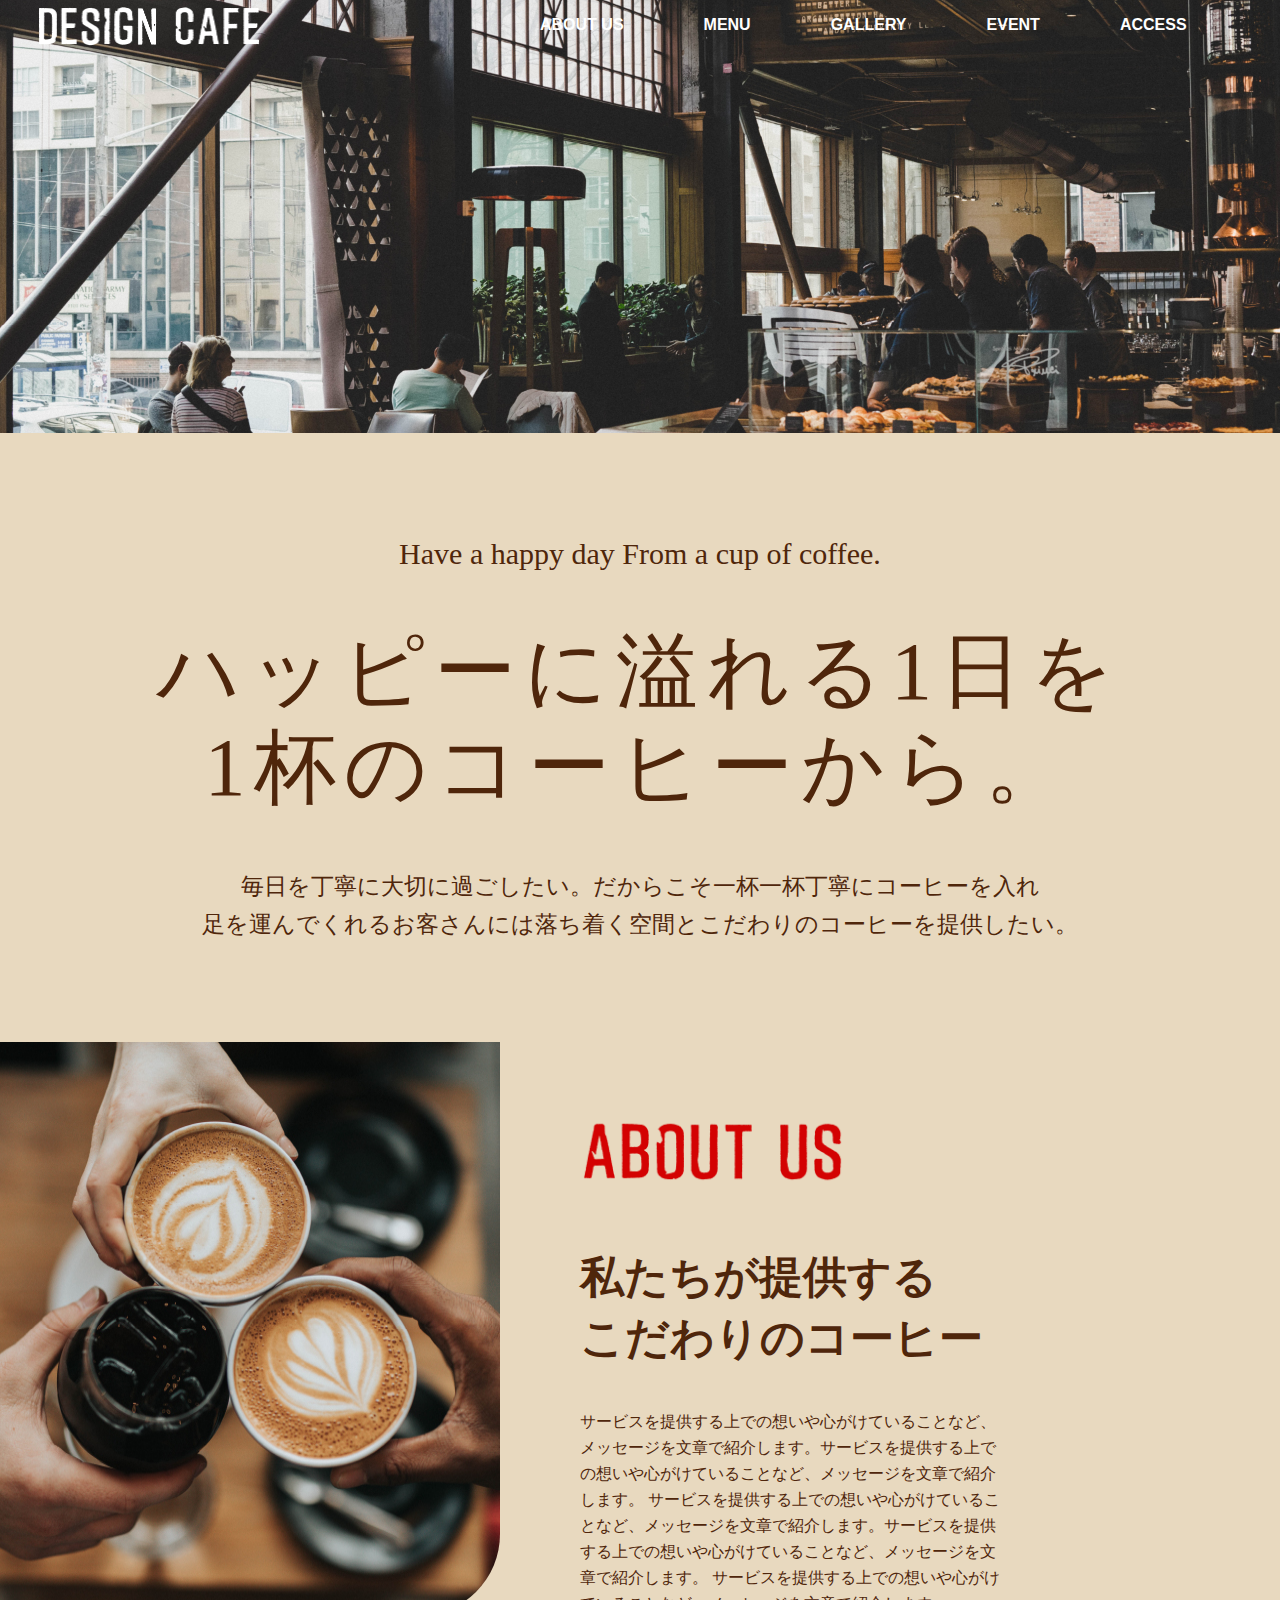
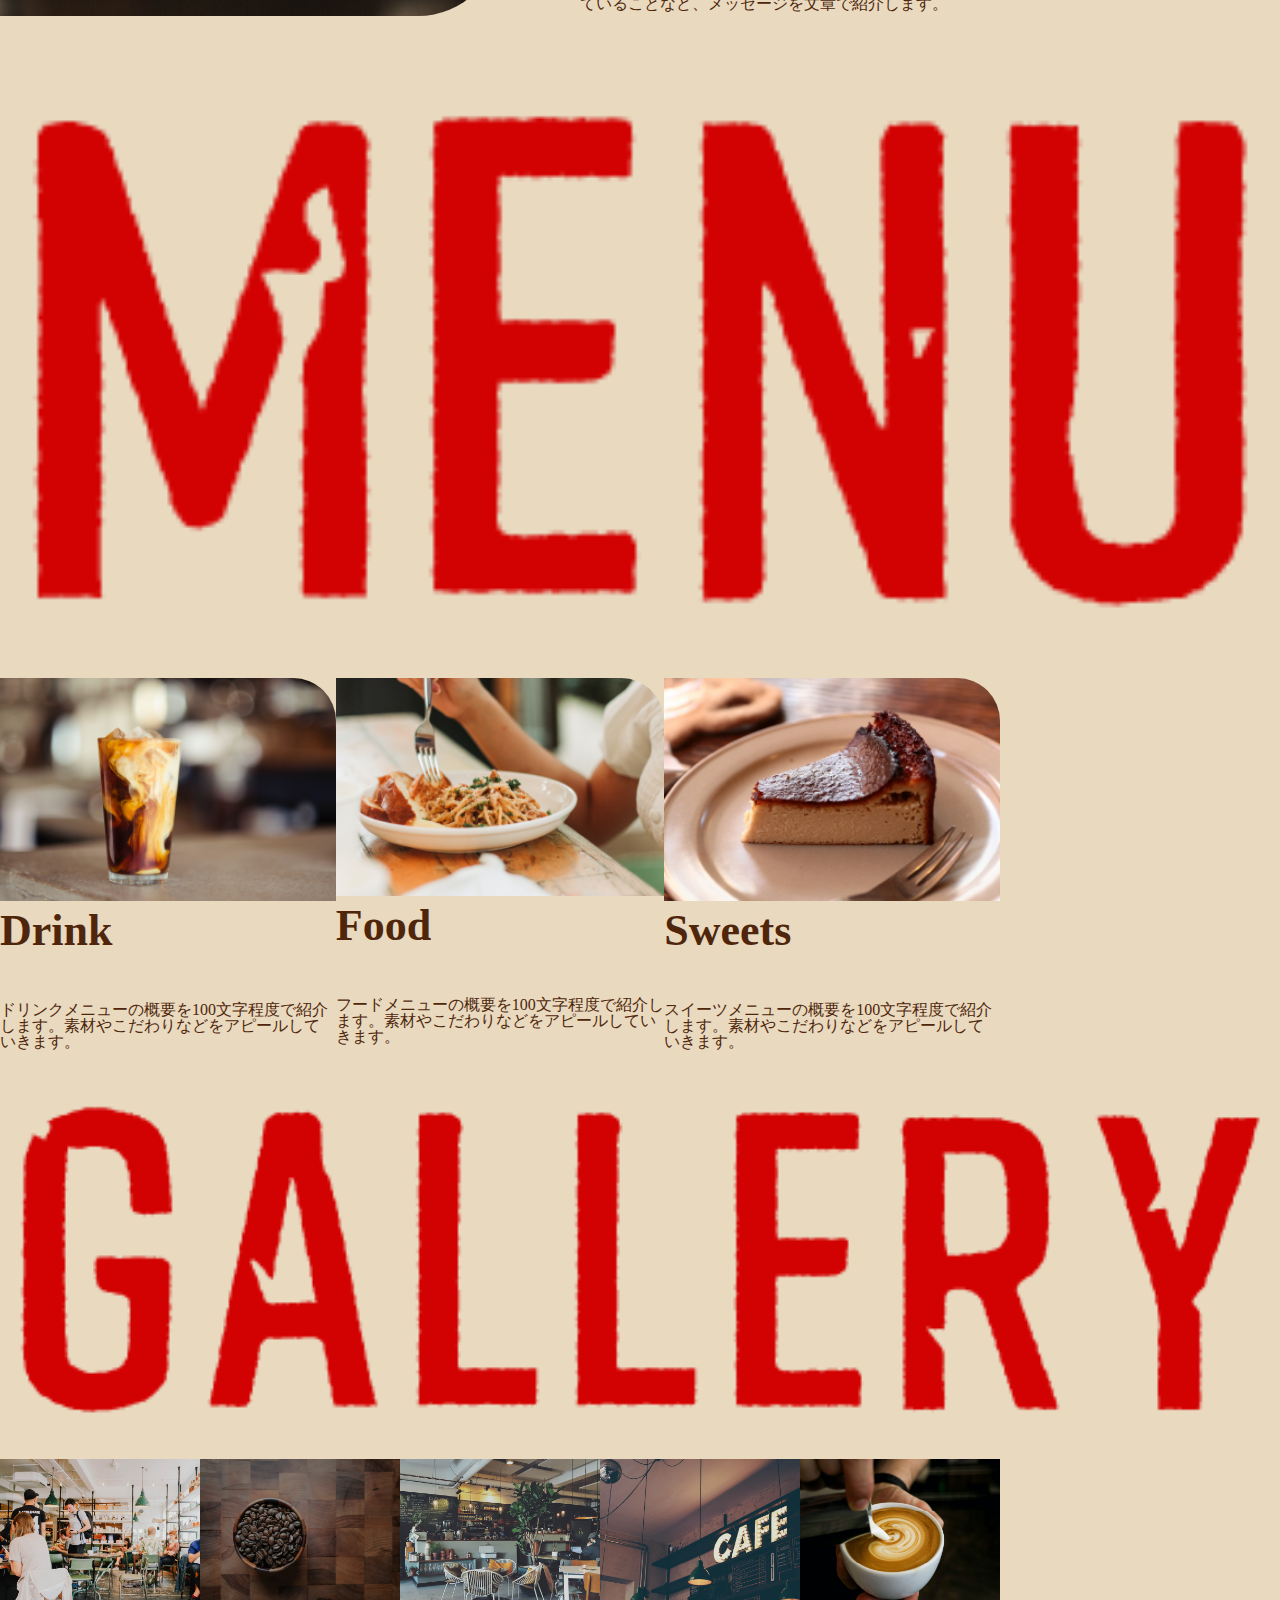
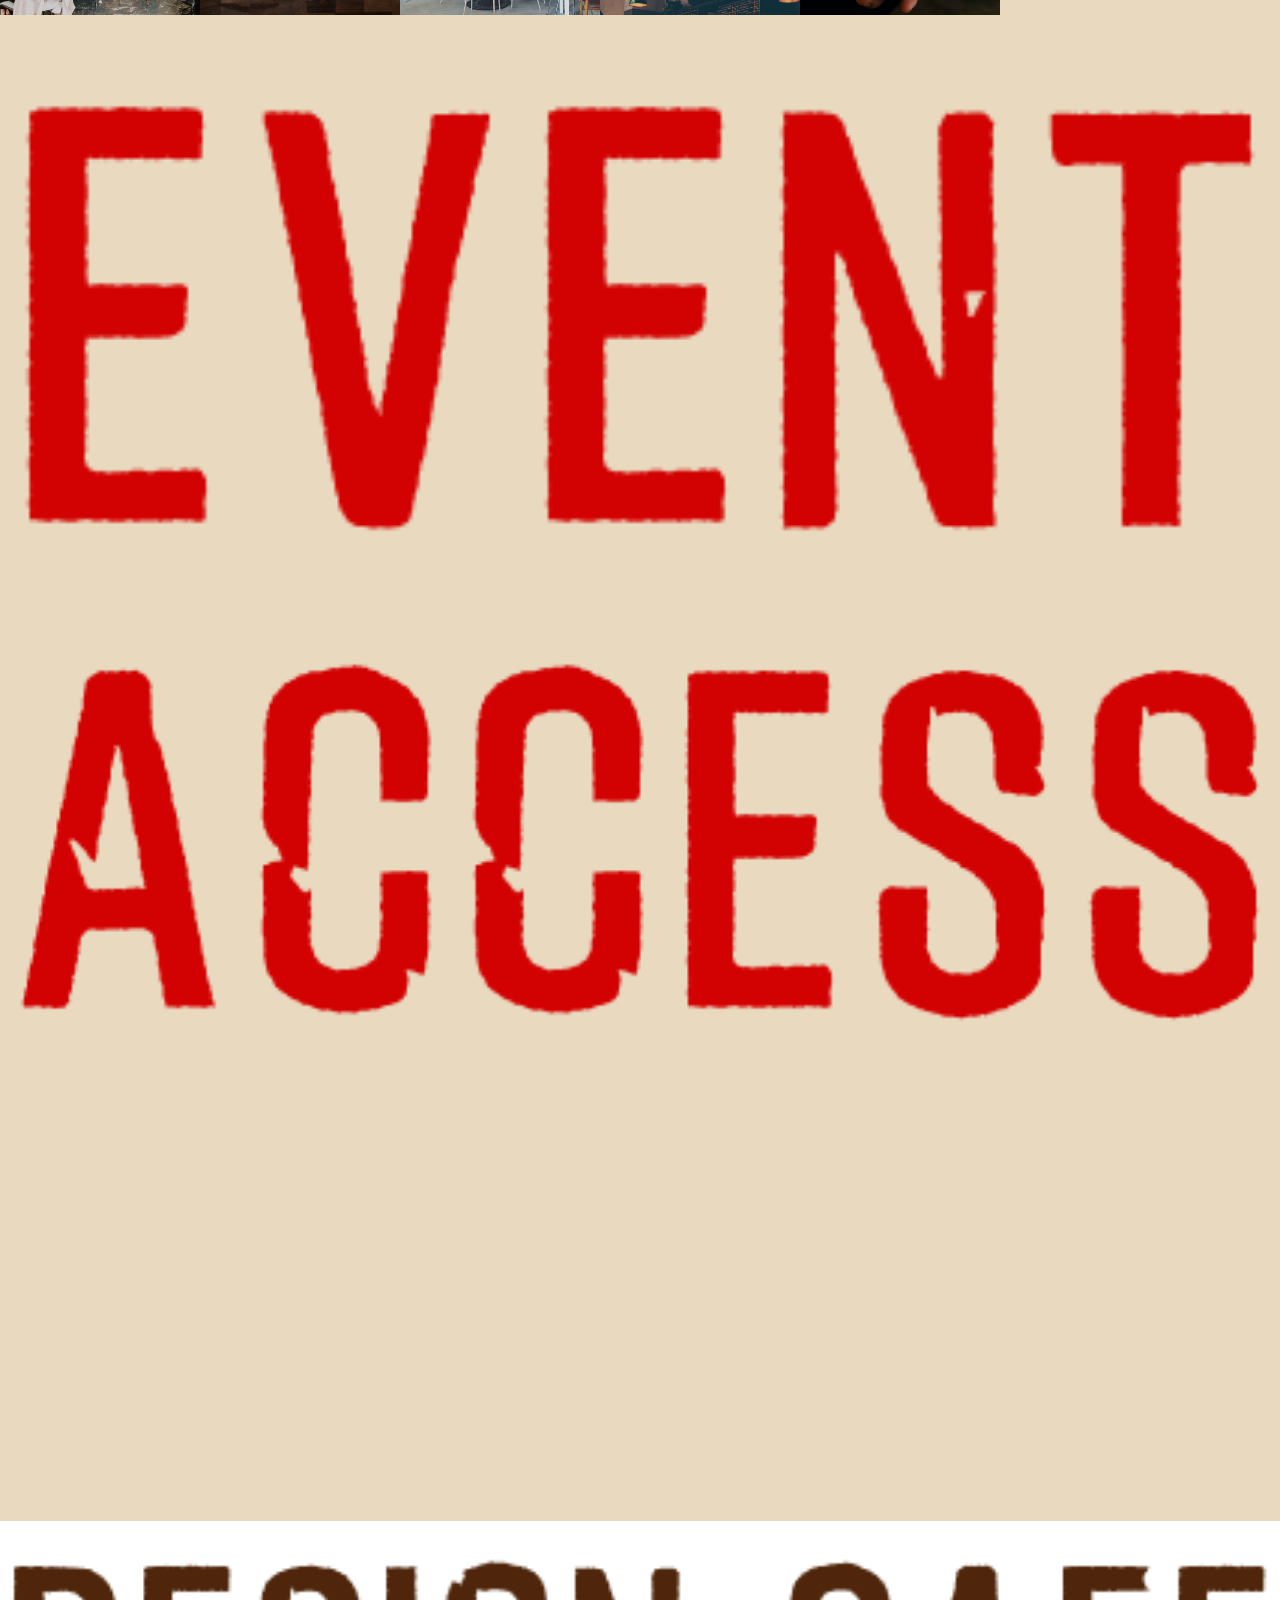
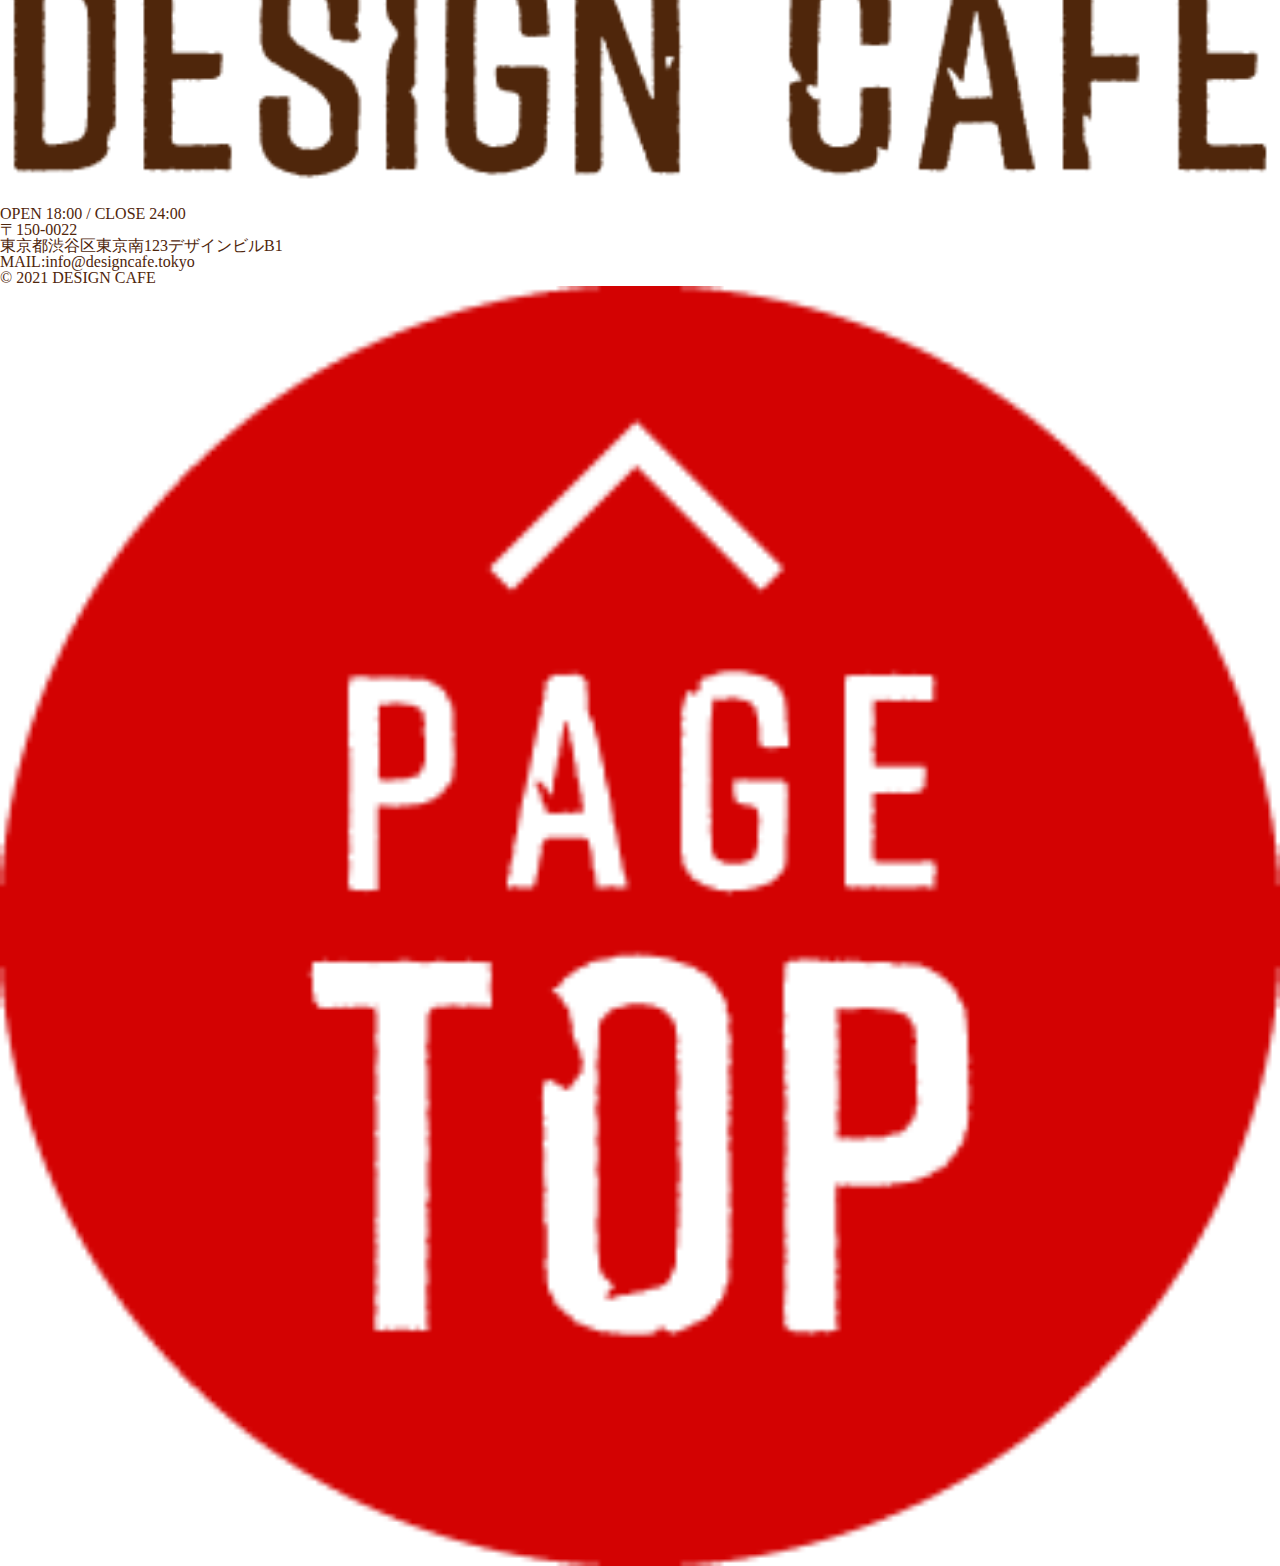
<file: design_cafe/index.html>
<!DOCTYPE html>
<html lang="ja">
<head>
    <meta charset="UTF-8">
    <meta name="viewport" content="width=device-width, initial-scale=1.0">
    <title>design cafe</title>
    <link rel="stylesheet" href="./css/reset.css" />
    <link rel="stylesheet" href="./css/style.css" />

    <script src="https://ajax.googleapis.com/ajax/libs/jquery/3.7.1/jquery.min.js"></script>
</head>
<body>
    <header id="header">
        <div class="header-contents">
            <h1>
                <a href="./index.html">
                    <img
                    src="./images/design_cafe_logo_header@2x.png"
                    alt="design cafe"
                    />
                </a>
            </h1>
            <nav class="header-nav">
                <ul>
                    <li><a href="#Aboutus">ABOUT US</a></li>
                    <li><a href="#Menu">MENU</a></li>
                    <li><a href="#Gallery">GALLERY</a></li>
                    <li><a href="#Event">EVENT</a></li>
                    <li><a href="#Access">ACCESS</a></li>
                </ul>
            </nav>
        </div>

        <div class="hamburger">
            <span></span>
        </div>

        <nav class="header-nav-sp">
            <ul>
                <li><a href="#Aboutus">ABOUT US</a></li>
                <li><a href="#Menu">MENU</a></li>
                <li><a href="#Gallery">GALLERY</a></li>
                <li><a href="#Event">EVENT</a></li>
                <li><a href="#Access">ACCESS</a></li>
            </ul>
        </nav>

        <div class="mainvisual">
            <picture>
                <source srcset="./images/sp_main_vs@2x-100.jpg"
                media="(max-width: 767px)"
                />
            <img src="./images/pc_first-100.jpg" alt="カフェ店内の様子" />
            </picture>
        </div>
    </header>
    <main>
        <section class="main-top">
            <p class="catch1">Have a happy day From a cup of coffee.</p>
            <p class="catch2">ハッピーに溢れる1日を<br>1杯のコーヒーから。</p>
            <p class="text">毎日を丁寧に大切に過ごしたい。だからこそ一杯一杯丁寧にコーヒーを入れ<br>足を運んでくれるお客さんには落ち着く空間とこだわりのコーヒーを提供したい。</p>
        </section>

        <section id="Aboutus">
            <div class="aboutus">
                <img class="aboutus-img" src="./images/pc_about-100.jpg" alt="こだわりのコーヒー" />
                <div class="aboutus-right">
                 <h2> <img class="aboutus-title" src="./images/about_us@2x.png" alt="about us" /></h2>
                 <h3>私たちが提供する<br>こだわりのコーヒー</h3>
                 <p class="aboutus-text">サービスを提供する上での想いや心がけていることなど、メッセージを文章で紹介します。サービスを提供する上での想いや心がけていることなど、メッセージを文章で紹介します。
                サービスを提供する上での想いや心がけていることなど、メッセージを文章で紹介します。サービスを提供する上での想いや心がけていることなど、メッセージを文章で紹介します。
                サービスを提供する上での想いや心がけていることなど、メッセージを文章で紹介します。</p>
                </div>
            </div>

        </section>

        <section id="Menu">

            <h2> <img class="menu-title" src="./images/menu@2x.png" alt="menu" /></h2>

            <ul>
                <li>
                    <img  class="menu-img" src="./images/pc_menu_drink-100.jpg" alt="drink" />
                    <h3>Drink</h3>
                    <p>ドリンクメニューの概要を100文字程度で紹介します。素材やこだわりなどをアピールしていきます。</p>
                </li>
                <li>
                    <img class="menu-img" src="./images/pc_menu_food-100.jpg" alt="food" />
                    <h3>Food</h3>
                    <p>フードメニューの概要を100文字程度で紹介します。素材やこだわりなどをアピールしていきます。</p>
                </li>
                <li>
                    <img class="menu-img" src="./images/pc_menu_sweets-100.jpg" alt="sweets" />
                    <h3>Sweets</h3>
                    <p>スイーツメニューの概要を100文字程度で紹介します。素材やこだわりなどをアピールしていきます。</p>
                </li>
            </ul>

        </section>

        <section id="Gallery">
            <h2><img class="title-img" src="./images/gallery@2x.png" alt="gallery" /></h2>

            <ul>
                <li><img src="./images/pc_gallary_05-100.jpg" alt="gallery1" /></li>
                <li><img src="./images/pc_gallary_04-100.jpg" alt="gallery2" /></li>
                <li><img src="./images/pc_gallary_03-100.jpg" alt="gallery3" /></li>
                <li><img src="./images/pc_gallary_02-100.jpg" alt="gallery4" /></li>
                <li><img src="./images/pc_gallary_01-100.jpg" alt="gallery5" /></li>

            </ul>

        </section>

         <section id="Event">
            <h2><img class="title-img" src="./images/event@2x.png" alt="event" /></h2>


         </section>

        <section id="ACCESS">
            <h2><img class="title-img" src="./images/access@2x.png" /></h2>
            <iframe class="map" src="https://www.google.com/maps/embed?pb=!1m18!1m12!1m3!1d3272.6585329356367!2d135.80583293606637!3d34.88992000063953!2m3!1f0!2f0!3f0!3m2!1i1024!2i768!4f13.1!3m3!1m2!1s0x6001110ce0da2bab%3A0x608414938ffa07a4!2z5bmz562J6Zmi!5e0!3m2!1sja!2sjp!4v1718980844517!5m2!1sja!2sjp" width="600" height="450" style="border:0;" allowfullscreen="" loading="lazy" referrerpolicy="no-referrer-when-downgrade"></iframe>
        </section>
    </main>
    <footer>
         <img src="./images/design_cafe_logo_footer@2x.png" alt="design cafe" />
         <div>
             <p>OPEN 18:00 / CLOSE 24:00<br>
                〒150-0022<br>
                東京都渋谷区東京南123デザインビルB1<br>
                MAIL:info@designcafe.tokyo</p>
              <p>© 2021 DESIGN CAFE</p>
             </div>
        <img src="./images/to_top@2x.png" alt="to top" />

    </footer>

    <script>
        $(function(){
            $(".hamburger").click(function(){
                $(".hamburger").toggleClass("open");
                $(".header-nav-sp").fadeToggle();
            });
        });
        
    </script>

</body>
</html>
</file>
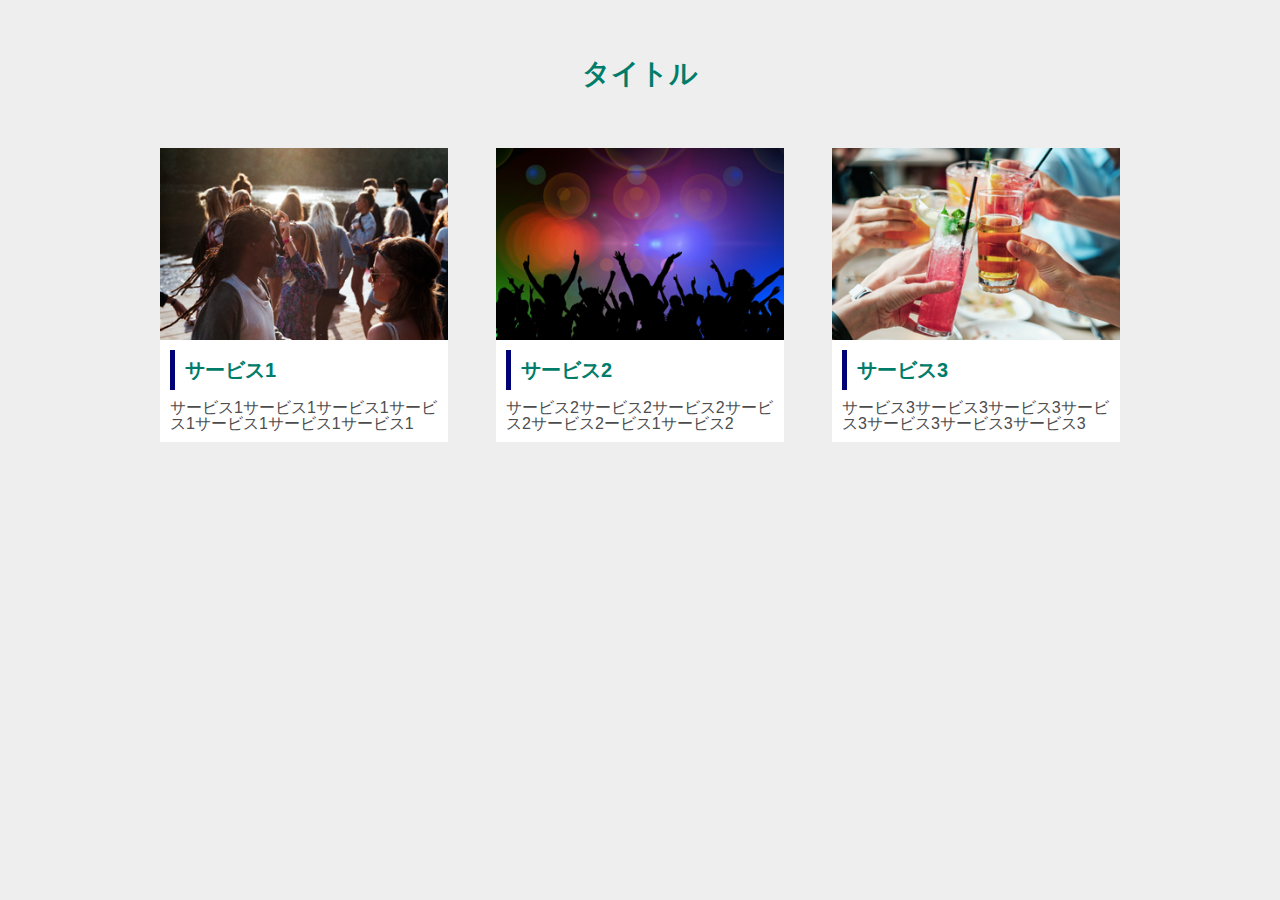
<file: coding3_work_osuga/work2/index.html>
<!DOCTYPE html>
<html lang="ja">
<head>
    <meta charset="UTF-8">
    <meta name="viewport" content="width=device-width, initial-scale=1.0">
    <title>3回目課題work2
    </title>
    <link rel="stylesheet" href="./css/reset.css" />
    <link rel="stylesheet" href="./css/style.css" />

</head>
<body>
    <h1>タイトル</h1>
        <ul>
            <li class="service">
                <img src="./images/main_1.jpg" alt="サービス1サービス1サービス1サービス1サービス1サービス1サービス1">
                <h2>サービス1</h2>
                <p>サービス1サービス1サービス1サービス1サービス1サービス1サービス1</p>
            </li>
            <li class="service">
                <img src="./images/main_2.png">
                <h2>サービス2</h2>
                <p>サービス2サービス2サービス2サービス2サービス2ービス1サービス2</p>
            </li>
            <li class="service">
                <img src="./images/main_3.png">
                <h2>サービス3</h2>
                <p>サービス3サービス3サービス3サービス3サービス3サービス3サービス3 </p>
            </li>
        </ul>
    
</body>
</html>
</file>
<file: design_cafe/css/style.css>
@charset "utf-8";
.header-contents{
    display: flex;
    align-items: center;
    padding-left: 2.8%;
    padding-right: 7.3%;
    justify-content: space-between;
    position: absolute;
    width: 100%;
    box-sizing: border-box;
}
h1{
    width: 226px;
}
.header-nav ul{
    display: flex;
    gap: 80px;
}
.header-nav li{
    color: #ffffff;
    font-weight: bold;
    font-family: "游ゴシック体", YuGothic, "游ゴシック Medium", "Yu Gothic Medium", "游ゴシック", "Yu Gothic", sans-serif;
}

.hamberger,
.header-nav-sp{
    display: none;
}

main{
    background-color: #e8d9bf;

}
.main-top{
    text-align: center;
}
.catch1{
    font-size: 30px;
    padding: 106px 0 55px;
}
.catch2{
    font-size: 82px;
    line-height: 1.17;
    letter-spacing: 0.1em;
    padding-bottom: 52px;
}
.text{
    font-size: 23px;
    line-height: 1.65;
    padding-bottom: 98px;
}
.aboutus{
    display: flex;
    justify-content: space-between;
    max-width: 1000px;
}
.aboutus-img{
    width: 50%;
    border-bottom-right-radius: 82px;
}
.aboutus-right{
    padding-left: 80px;
}
.aboutus-title{
    width: 265px;
    padding: 70px 0 60px;
}

h3{
    font-size: 44px;
    line-height: 1.38;
    padding-bottom: 40px;
}
.aboutus-text{
    font-size: 16px;
    line-height: 1.62;
}

 ul{
    display: flex;
    justify-content: space-between;
    max-width: 1000px;
}
.menu-img{
    border-top-right-radius: 43px;
}

.Gallery{
    display: flex;
    justify-content: center;
    max-width: 100%;
    margin: 0 auto;
}












.map{
    filter: grayscale(100%) invert(92%) contrast(83%);
    width: 100%;
}


@media screen and (max-width: 1100px){
    .header-nav{
        display: none;
    }
    .hamburger{
        display: block;
        width: 30px;
        height: 30px;
        position: absolute;
        top: 10px;
        right: 10px;
        cursor: pointer;
        z-index: 9999;
    }
    .hamburger span{
        position: absolute;
        width: 30px;
        height: 2px;
        background-color: #ffffff;
        top: 13px;
        transition: .3s;
    }
    .hamburger span::before{
        position: absolute;
        content: "";
        width: 30px;
        height: 2px;
        background-color: #ffffff;
        top: -10px;
        transition: .3s;
    }
.hamburger span::after{
    position: absolute;
    content: "";
    width: 30px;
    height: 2px;
    background-color: #ffffff;
    bottom: -10px;
    transition: .3s;
    }
.open span{
    background-color: transparent;
}
.open span::before{
    transform: rotate(45deg);
    top: 0;
}
.open span::after{
    transform: rotate(-45deg);
    top: 0;
}
.header-nav-sp{
    position: absolute;
    width: 100%;
    height: 100vh;
    background-color: #00000077;
}
.header-nav-sp ul{
    display: flex;
    flex-direction: column;
    justify-content: center;
    align-items: center;
    height: 100%;
    gap: 20px;
}
.header-nav-sp li{
    color: #ffffff;
    font-family: "游ゴシック体", YuGothic, "游ゴシック Medium", "Yu Gothic Medium", "游ゴシック", "Yu Gothic", sans-serif;
    font-weight: bold;
}
}
</file>
<file: coding3_work_osuga/work2/css/style.css>
@charset "utf-8";
body{
    max-width: 960px;
    justify-content: center;
    margin: 0 auto;
}
h1{
    font-size: 28px;
    color: #007c6a;
   text-align: center;
    margin: 60px;
}
ul{
    display: flex;
    justify-content: space-between;
    max-width: 960px;
}

li{
    width: 30%;
    background-color: white;
}
img{
    display: flex;
    margin-bottom: 10px;
    justify-content: space-between;
}
h2,p{
    background-color: white;
    padding: 10px;
}
h2{
    border-left: 5px solid #007;
    margin-left: 10px;
    font-size: 20px;
    color: #007c6a
    
}
P{
    font-size: 16px;
}

@media screen and (max-width:400px) {
    ul{
        flex-direction: column;
        max-width: 100%;
    }
    li{
        width: 100%;
    }

}
</file>
